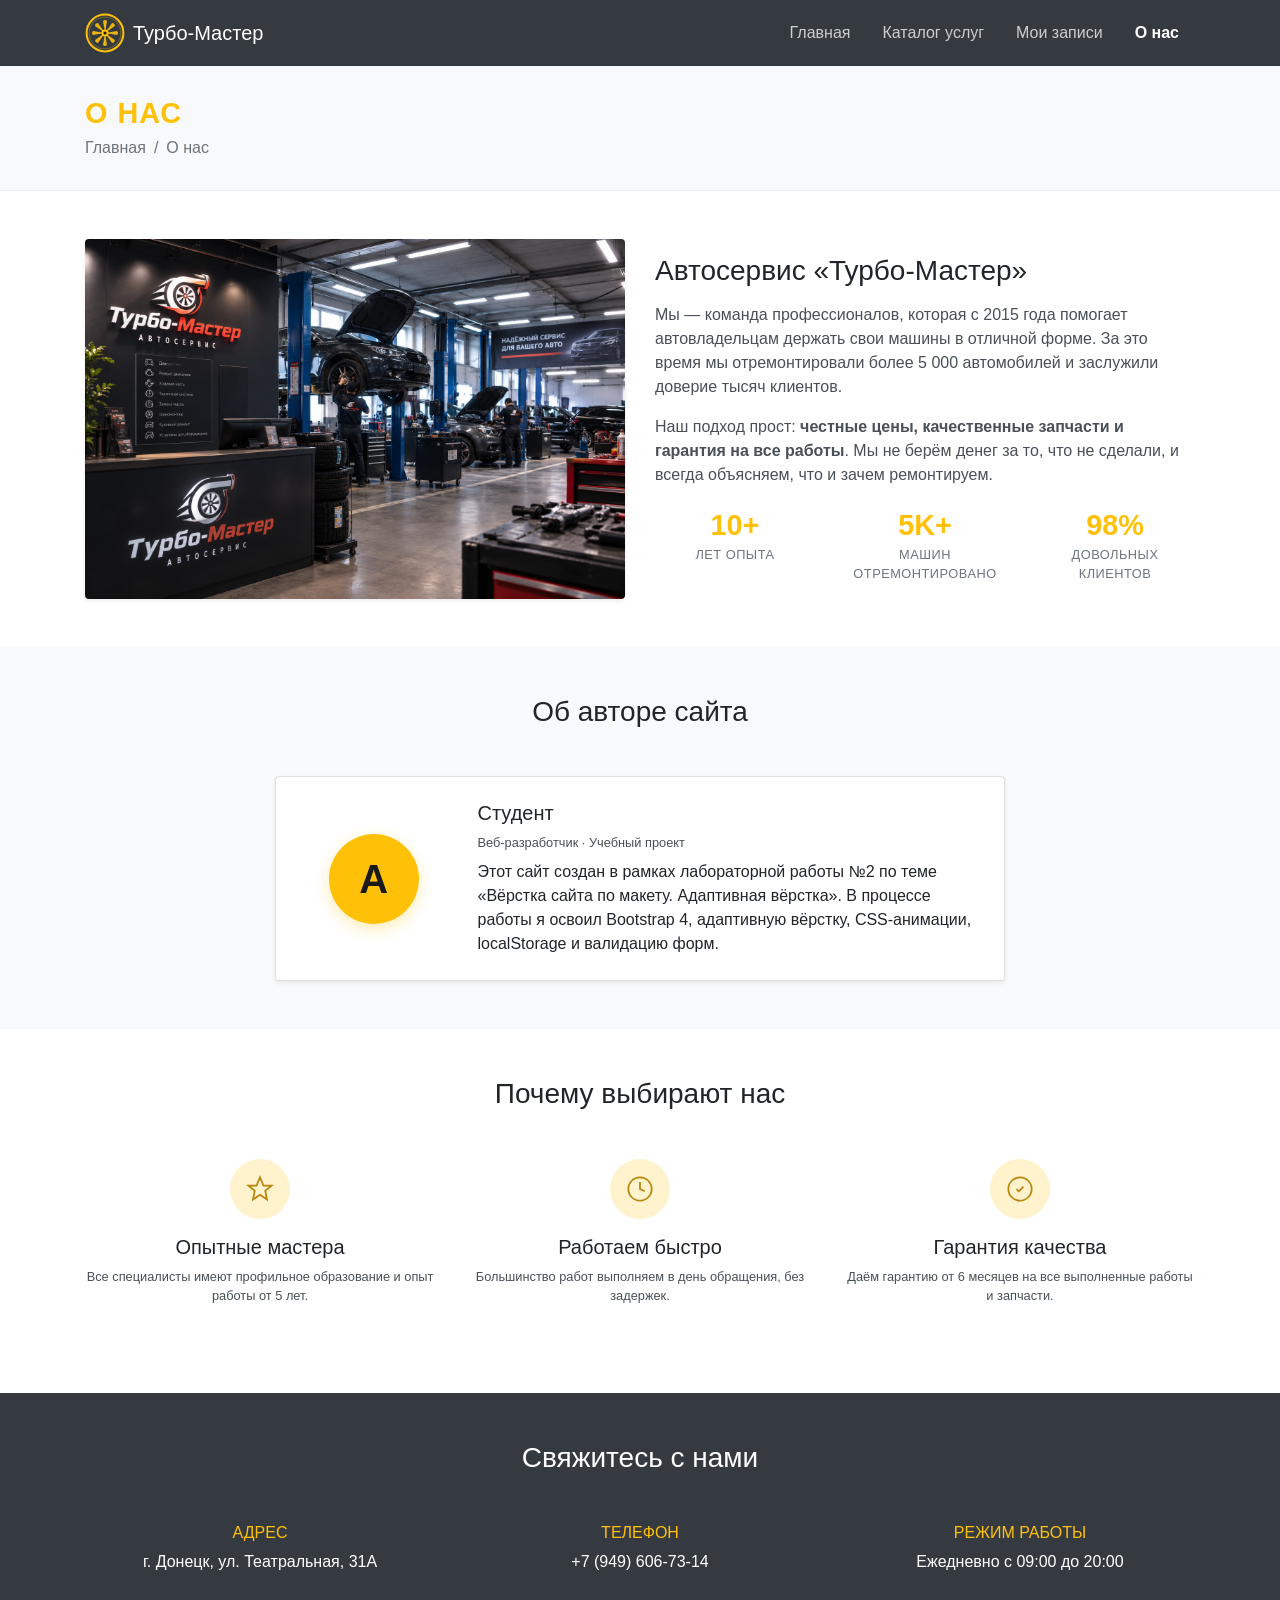
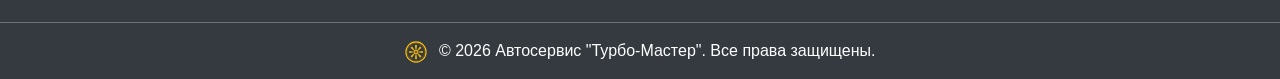
<file: about.html>
<!DOCTYPE html>
<html lang="ru">
<head>
    <meta charset="UTF-8">
    <meta name="viewport" content="width=device-width, initial-scale=1.0">
    <meta name="description" content="О нас — автосервис Турбо-Мастер. История, миссия и команда профессионалов.">
    <meta name="keywords" content="о нас, автосервис, турбо-мастер, о компании, команда">
    <meta name="author" content="Студент">
    <title>О нас — Автосервис Турбо-Мастер</title>
    <link rel="stylesheet" href="https://cdn.jsdelivr.net/npm/bootstrap@4.6.2/dist/css/bootstrap.min.css">
    <link rel="stylesheet" href="style.css">
    <style>
/* Защитный слой — гарантирует правильные цвета и позицию меню */
.navbar .navbar-nav { margin-left: auto !important; }
.navbar .navbar-nav .nav-link { color: rgba(255,255,255,0.75) !important; padding: 8px 16px !important; }
.navbar .navbar-nav .nav-link:hover { color: #ffc107 !important; }
.navbar .navbar-nav .nav-item.active .nav-link { color: #fff !important; font-weight: 600; }
</style>
</head>
<body>

    <!-- Навигация -->
    <nav class="navbar navbar-expand-lg navbar-dark bg-dark sticky-top">
        <div class="container">
            <a class="navbar-brand d-flex align-items-center" href="index.html" aria-label="Турбо-Мастер — на главную">
                <svg class="turbine-svg" aria-hidden="true" viewBox="0 0 100 100" xmlns="http://www.w3.org/2000/svg">
                    <circle cx="50" cy="50" r="46" fill="none" stroke="currentColor" stroke-width="5"/>
                    <circle cx="50" cy="50" r="40" fill="none" stroke="currentColor" stroke-width="1.5" opacity="0.55"/>
                    <path d="M50,50 L45,20 Q50,15 55,20 Z" fill="currentColor" opacity="0.9" transform="rotate(0 50 50)"/>
                    <path d="M50,50 L45,20 Q50,15 55,20 Z" fill="currentColor" opacity="0.9" transform="rotate(45 50 50)"/>
                    <path d="M50,50 L45,20 Q50,15 55,20 Z" fill="currentColor" opacity="0.9" transform="rotate(90 50 50)"/>
                    <path d="M50,50 L45,20 Q50,15 55,20 Z" fill="currentColor" opacity="0.9" transform="rotate(135 50 50)"/>
                    <path d="M50,50 L45,20 Q50,15 55,20 Z" fill="currentColor" opacity="0.9" transform="rotate(180 50 50)"/>
                    <path d="M50,50 L45,20 Q50,15 55,20 Z" fill="currentColor" opacity="0.9" transform="rotate(225 50 50)"/>
                    <path d="M50,50 L45,20 Q50,15 55,20 Z" fill="currentColor" opacity="0.9" transform="rotate(270 50 50)"/>
                    <path d="M50,50 L45,20 Q50,15 55,20 Z" fill="currentColor" opacity="0.9" transform="rotate(315 50 50)"/>
                    <circle cx="50" cy="50" r="9" fill="currentColor"/>
                    <circle cx="50" cy="50" r="4" fill="#1a1a1a"/>
                </svg>
                <span class="ml-2">Турбо-Мастер</span>
            </a>
            <button class="navbar-toggler" type="button" data-toggle="collapse" data-target="#navbarNav" aria-label="Открыть меню">
                <span class="navbar-toggler-icon"></span>
            </button>
            <div class="collapse navbar-collapse" id="navbarNav">
                <ul class="navbar-nav ml-auto">
                    <li class="nav-item"><a class="nav-link" href="index.html">Главная</a></li>
                    <li class="nav-item"><a class="nav-link" href="catalog.html">Каталог услуг</a></li>
                    <li class="nav-item">
                        <a class="nav-link" href="cart.html">
                            Мои записи
                            <span class="badge badge-warning ml-1" data-cart-count style="display:none;">0</span>
                        </a>
                    </li>
                    <li class="nav-item active"><a class="nav-link" href="about.html">О нас</a></li>
                </ul>
            </div>
        </div>
    </nav>

    <!-- Заголовок -->
    <section class="page-header">
        <div class="container">
            <h1 class="page-title">О нас</h1>
            <nav aria-label="breadcrumb">
                <ol class="breadcrumb bg-transparent p-0 mb-0">
                    <li class="breadcrumb-item"><a href="index.html">Главная</a></li>
                    <li class="breadcrumb-item active" aria-current="page">О нас</li>
                </ol>
            </nav>
        </div>
    </section>

    <!-- О компании -->
    <section class="py-5">
        <div class="container">
            <div class="row align-items-center">
                <div class="col-md-6 mb-4 mb-md-0">
                    <img src="img/service.png" alt="Автосервис Турбо-Мастер" class="img-fluid rounded shadow-sm">
                </div>
                <div class="col-md-6">
                    <h2 class="h3 mb-3">Автосервис «Турбо-Мастер»</h2>
                    <p class="text-muted">
                        Мы — команда профессионалов, которая с 2015 года помогает автовладельцам
                        держать свои машины в отличной форме. За это время мы отремонтировали
                        более 5 000 автомобилей и заслужили доверие тысяч клиентов.
                    </p>
                    <p class="text-muted mb-4">
                        Наш подход прост: <strong>честные цены, качественные запчасти и гарантия на все работы</strong>.
                        Мы не берём денег за то, что не сделали, и всегда объясняем, что и зачем ремонтируем.
                    </p>

                    <div class="row text-center mt-4">
                        <div class="col-4">
                            <div class="stat-number">10+</div>
                            <div class="stat-label">лет опыта</div>
                        </div>
                        <div class="col-4">
                            <div class="stat-number">5K+</div>
                            <div class="stat-label">машин отремонтировано</div>
                        </div>
                        <div class="col-4">
                            <div class="stat-number">98%</div>
                            <div class="stat-label">довольных клиентов</div>
                        </div>
                    </div>
                </div>
            </div>
        </div>
    </section>

    <!-- Об авторе сайта -->
    <section class="py-5 bg-light">
        <div class="container">
            <h2 class="h3 text-center mb-5">Об авторе сайта</h2>
            <div class="row justify-content-center">
                <div class="col-md-8">
                    <div class="card shadow-sm">
                        <div class="card-body p-4">
                            <div class="row align-items-center">
                                <div class="col-md-3 text-center mb-3 mb-md-0">
                                    <div class="author-avatar mx-auto">А</div>
                                </div>
                                <div class="col-md-9">
                                    <h3 class="h5 mb-2">Студент</h3>
                                    <p class="text-muted small mb-2">Веб-разработчик · Учебный проект</p>
                                    <p class="mb-0">
                                        Этот сайт создан в рамках лабораторной работы №2 по теме
                                        «Вёрстка сайта по макету. Адаптивная вёрстка». В процессе работы
                                        я освоил Bootstrap 4, адаптивную вёрстку, CSS-анимации,
                                        localStorage и валидацию форм.
                                    </p>
                                </div>
                            </div>
                        </div>
                    </div>
                </div>
            </div>
        </div>
    </section>

    <!-- Почему мы -->
    <section class="py-5">
        <div class="container">
            <h2 class="h3 text-center mb-5">Почему выбирают нас</h2>
            <div class="row">
                <div class="col-md-4 mb-4">
                    <div class="text-center">
                        <div class="advantage-icon mx-auto mb-3">
                            <svg viewBox="0 0 24 24" fill="none" stroke="currentColor" stroke-width="1.5" aria-hidden="true">
                                <path d="M12 2l3 7h7l-5.5 4.5L18 21l-6-4-6 4 1.5-7.5L2 9h7z"/>
                            </svg>
                        </div>
                        <h3 class="h5 mb-2">Опытные мастера</h3>
                        <p class="text-muted small">Все специалисты имеют профильное образование и опыт работы от 5 лет.</p>
                    </div>
                </div>
                <div class="col-md-4 mb-4">
                    <div class="text-center">
                        <div class="advantage-icon mx-auto mb-3">
                            <svg viewBox="0 0 24 24" fill="none" stroke="currentColor" stroke-width="1.5" aria-hidden="true">
                                <circle cx="12" cy="12" r="10"/><path d="M12 6v6l4 2"/>
                            </svg>
                        </div>
                        <h3 class="h5 mb-2">Работаем быстро</h3>
                        <p class="text-muted small">Большинство работ выполняем в день обращения, без задержек.</p>
                    </div>
                </div>
                <div class="col-md-4 mb-4">
                    <div class="text-center">
                        <div class="advantage-icon mx-auto mb-3">
                            <svg viewBox="0 0 24 24" fill="none" stroke="currentColor" stroke-width="1.5" aria-hidden="true">
                                <path d="M9 12l2 2 4-4"/><circle cx="12" cy="12" r="10"/>
                            </svg>
                        </div>
                        <h3 class="h5 mb-2">Гарантия качества</h3>
                        <p class="text-muted small">Даём гарантию от 6 месяцев на все выполненные работы и запчасти.</p>
                    </div>
                </div>
            </div>
        </div>
    </section>

    <!-- Контакты -->
    <section class="py-5 bg-dark text-white">
        <div class="container">
            <h2 class="h3 text-center mb-5">Свяжитесь с нами</h2>
            <div class="row justify-content-center">
                <div class="col-md-4 mb-4 mb-md-0 text-center">
                    <h3 class="h6 text-warning text-uppercase mb-2">Адрес</h3>
                    <p class="mb-0">г. Донецк, ул. Театральная, 31А</p>
                </div>
                <div class="col-md-4 mb-4 mb-md-0 text-center">
                    <h3 class="h6 text-warning text-uppercase mb-2">Телефон</h3>
                    <p class="mb-0">
                        <a href="tel:+79496067314" class="text-white">+7 (949) 606-73-14</a>
                    </p>
                </div>
                <div class="col-md-4 text-center">
                    <h3 class="h6 text-warning text-uppercase mb-2">Режим работы</h3>
                    <p class="mb-0">Ежедневно с 09:00 до 20:00</p>
                </div>
            </div>
        </div>
    </section>

    <!-- Подвал -->
    <footer class="bg-dark text-white text-center py-3 border-top border-secondary">
        <p class="mb-0">
            <svg class="turbine-svg turbine-svg-sm" aria-hidden="true" viewBox="0 0 100 100" xmlns="http://www.w3.org/2000/svg">
                <circle cx="50" cy="50" r="46" fill="none" stroke="currentColor" stroke-width="5"/>
                <circle cx="50" cy="50" r="40" fill="none" stroke="currentColor" stroke-width="1.5" opacity="0.55"/>
                <path d="M50,50 L45,20 Q50,15 55,20 Z" fill="currentColor" opacity="0.9" transform="rotate(0 50 50)"/>
                <path d="M50,50 L45,20 Q50,15 55,20 Z" fill="currentColor" opacity="0.9" transform="rotate(45 50 50)"/>
                <path d="M50,50 L45,20 Q50,15 55,20 Z" fill="currentColor" opacity="0.9" transform="rotate(90 50 50)"/>
                <path d="M50,50 L45,20 Q50,15 55,20 Z" fill="currentColor" opacity="0.9" transform="rotate(135 50 50)"/>
                <path d="M50,50 L45,20 Q50,15 55,20 Z" fill="currentColor" opacity="0.9" transform="rotate(180 50 50)"/>
                <path d="M50,50 L45,20 Q50,15 55,20 Z" fill="currentColor" opacity="0.9" transform="rotate(225 50 50)"/>
                <path d="M50,50 L45,20 Q50,15 55,20 Z" fill="currentColor" opacity="0.9" transform="rotate(270 50 50)"/>
                <path d="M50,50 L45,20 Q50,15 55,20 Z" fill="currentColor" opacity="0.9" transform="rotate(315 50 50)"/>
                <circle cx="50" cy="50" r="9" fill="currentColor"/>
                <circle cx="50" cy="50" r="4" fill="#1a1a1a"/>
            </svg>
            <span class="ml-2">&copy; 2026 Автосервис "Турбо-Мастер". Все права защищены.</span>
        </p>
    </footer>

    <script src="https://code.jquery.com/jquery-3.5.1.slim.min.js"></script>
    <script src="https://cdn.jsdelivr.net/npm/bootstrap@4.6.2/dist/js/bootstrap.bundle.min.js"></script>
    <script src="cart.js"></script>
</body>
</html>
</file>
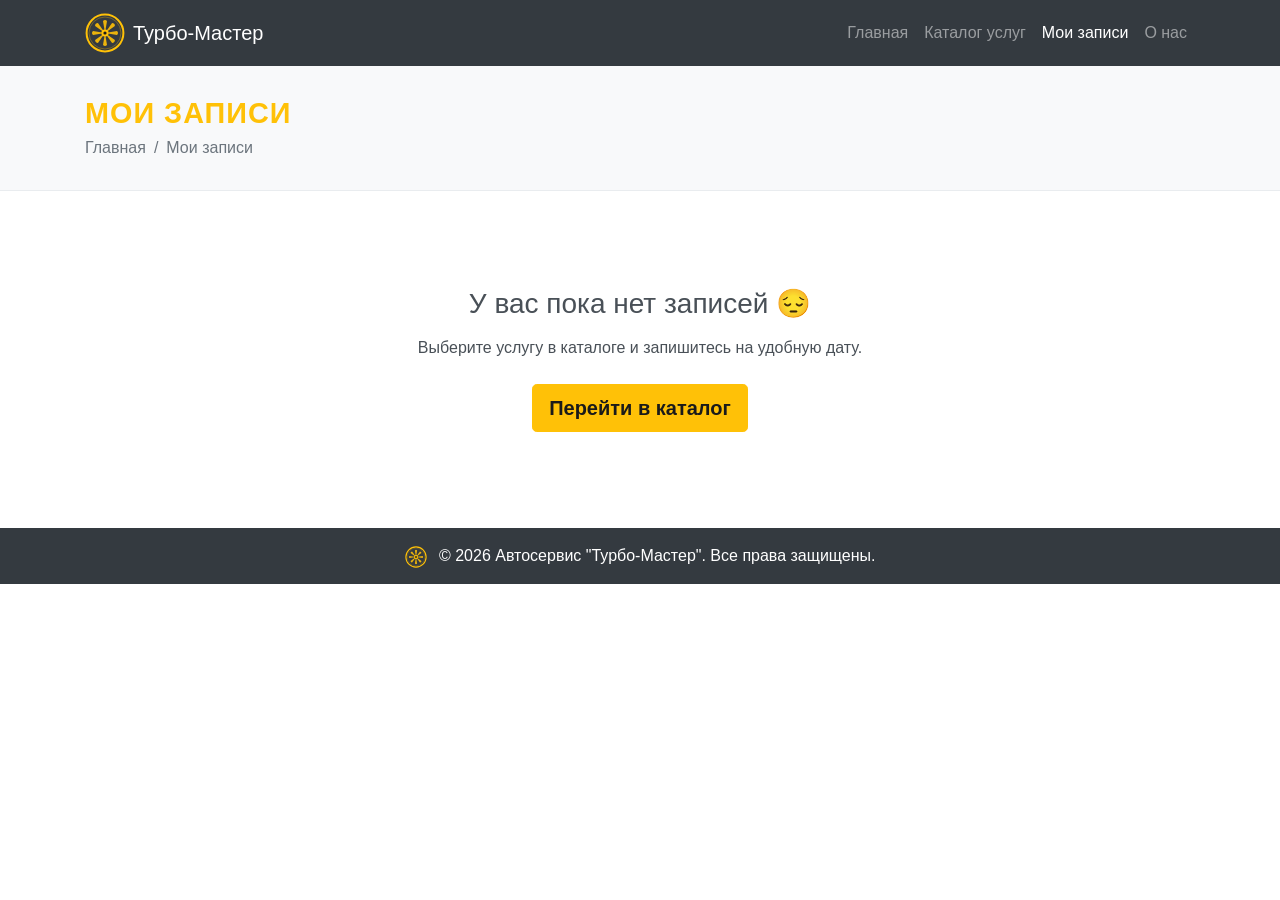
<file: cart.html>
<!DOCTYPE html>
<html lang="ru">
<head>
    <meta charset="UTF-8">
    <meta name="viewport" content="width=device-width, initial-scale=1.0">
    <meta name="description" content="Мои записи на услуги автосервиса Турбо-Мастер.">
    <meta name="author" content="Студент">
    <title>Мои записи — Автосервис Турбо-Мастер</title>
    <link rel="stylesheet" href="https://cdn.jsdelivr.net/npm/bootstrap@4.6.2/dist/css/bootstrap.min.css">
    <link rel="stylesheet" href="style.css">
</head>
<body>

    <nav class="navbar navbar-expand-lg navbar-dark bg-dark sticky-top">
        <div class="container">
            <a class="navbar-brand d-flex align-items-center" href="index.html" aria-label="Турбо-Мастер — на главную">
                <svg class="turbine-svg" aria-hidden="true" viewBox="0 0 100 100" xmlns="http://www.w3.org/2000/svg">
                    <circle cx="50" cy="50" r="46" fill="none" stroke="currentColor" stroke-width="5"/>
                    <circle cx="50" cy="50" r="40" fill="none" stroke="currentColor" stroke-width="1.5" opacity="0.55"/>
                    <path d="M50,50 L45,20 Q50,15 55,20 Z" fill="currentColor" opacity="0.9" transform="rotate(0 50 50)"/>
                    <path d="M50,50 L45,20 Q50,15 55,20 Z" fill="currentColor" opacity="0.9" transform="rotate(45 50 50)"/>
                    <path d="M50,50 L45,20 Q50,15 55,20 Z" fill="currentColor" opacity="0.9" transform="rotate(90 50 50)"/>
                    <path d="M50,50 L45,20 Q50,15 55,20 Z" fill="currentColor" opacity="0.9" transform="rotate(135 50 50)"/>
                    <path d="M50,50 L45,20 Q50,15 55,20 Z" fill="currentColor" opacity="0.9" transform="rotate(180 50 50)"/>
                    <path d="M50,50 L45,20 Q50,15 55,20 Z" fill="currentColor" opacity="0.9" transform="rotate(225 50 50)"/>
                    <path d="M50,50 L45,20 Q50,15 55,20 Z" fill="currentColor" opacity="0.9" transform="rotate(270 50 50)"/>
                    <path d="M50,50 L45,20 Q50,15 55,20 Z" fill="currentColor" opacity="0.9" transform="rotate(315 50 50)"/>
                    <circle cx="50" cy="50" r="9" fill="currentColor"/>
                    <circle cx="50" cy="50" r="4" fill="#1a1a1a"/>
                </svg>
                <span class="ml-2">Турбо-Мастер</span>
            </a>
            <button class="navbar-toggler" type="button" data-toggle="collapse" data-target="#navbarNav" aria-label="Открыть меню">
                <span class="navbar-toggler-icon"></span>
            </button>
            <div class="collapse navbar-collapse" id="navbarNav">
                <ul class="navbar-nav ml-auto">
                    <li class="nav-item"><a class="nav-link" href="index.html">Главная</a></li>
                    <li class="nav-item"><a class="nav-link" href="catalog.html">Каталог услуг</a></li>
                    <li class="nav-item active">
                        <a class="nav-link" href="cart.html">
                            Мои записи
                            <span class="badge badge-warning ml-1" data-cart-count style="display:none;">0</span>
                        </a>
                    </li>
                    <li class="nav-item"><a class="nav-link" href="about.html">О нас</a></li>
                </ul>
            </div>
        </div>
    </nav>

    <section class="page-header">
        <div class="container">
            <h1 class="page-title">Мои записи</h1>
            <nav aria-label="breadcrumb">
                <ol class="breadcrumb bg-transparent p-0 mb-0">
                    <li class="breadcrumb-item"><a href="index.html">Главная</a></li>
                    <li class="breadcrumb-item active" aria-current="page">Мои записи</li>
                </ol>
            </nav>
        </div>
    </section>

    <section class="py-5">
        <div class="container">

            <div id="emptyCart" class="text-center py-5" style="display:none;">
                <h3 class="text-muted mb-3">У вас пока нет записей 😔</h3>
                <p class="text-muted mb-4">Выберите услугу в каталоге и запишитесь на удобную дату.</p>
                <a href="catalog.html" class="btn btn-warning btn-lg">Перейти в каталог</a>
            </div>

            <div id="cartContent" style="display:none;">
                <div class="row">
                    <div class="col-lg-8 mb-4">
                        <div class="table-responsive">
                            <table class="table cart-table align-middle">
                                <thead>
                                    <tr>
                                        <th scope="col">Услуга</th>
                                        <th scope="col" class="text-center">Дата и время</th>
                                        <th scope="col" class="text-center">Цена</th>
                                        <th scope="col"></th>
                                    </tr>
                                </thead>
                                <tbody id="cartBody"></tbody>
                            </table>
                        </div>

                        <div class="d-flex justify-content-between mt-3">
                            <a href="catalog.html" class="btn btn-outline-secondary">← Продолжить выбор</a>
                            <button type="button" class="btn btn-outline-danger" id="clearCartBtn">Очистить всё</button>
                        </div>
                    </div>

                    <div class="col-lg-4">
                        <div class="cart-summary p-4 bg-light rounded">
                            <h3 class="h5 mb-3">Итого</h3>
                            <div class="d-flex justify-content-between mb-2">
                                <span>Стоимость услуг:</span>
                                <strong id="subtotal">0 ₽</strong>
                            </div>
                            <div class="d-flex justify-content-between mb-3">
                                <span>Скидка постоянного клиента:</span>
                                <strong class="text-success">− 10%</strong>
                            </div>
                            <hr>
                            <div class="d-flex justify-content-between mb-4">
                                <span class="font-weight-bold">Итоговая сумма:</span>
                                <strong class="text-warning h5 mb-0" id="grandTotal">0 ₽</strong>
                            </div>
                            <a href="checkout.html" class="btn btn-warning btn-block btn-lg">Оформить запись</a>
                        </div>
                    </div>
                </div>
            </div>

        </div>
    </section>

    <footer class="bg-dark text-white text-center py-3">
        <p class="mb-0">
            <svg class="turbine-svg turbine-svg-sm" aria-hidden="true" viewBox="0 0 100 100" xmlns="http://www.w3.org/2000/svg">
                <circle cx="50" cy="50" r="46" fill="none" stroke="currentColor" stroke-width="5"/>
                <circle cx="50" cy="50" r="40" fill="none" stroke="currentColor" stroke-width="1.5" opacity="0.55"/>
                <path d="M50,50 L45,20 Q50,15 55,20 Z" fill="currentColor" opacity="0.9" transform="rotate(0 50 50)"/>
                <path d="M50,50 L45,20 Q50,15 55,20 Z" fill="currentColor" opacity="0.9" transform="rotate(45 50 50)"/>
                <path d="M50,50 L45,20 Q50,15 55,20 Z" fill="currentColor" opacity="0.9" transform="rotate(90 50 50)"/>
                <path d="M50,50 L45,20 Q50,15 55,20 Z" fill="currentColor" opacity="0.9" transform="rotate(135 50 50)"/>
                <path d="M50,50 L45,20 Q50,15 55,20 Z" fill="currentColor" opacity="0.9" transform="rotate(180 50 50)"/>
                <path d="M50,50 L45,20 Q50,15 55,20 Z" fill="currentColor" opacity="0.9" transform="rotate(225 50 50)"/>
                <path d="M50,50 L45,20 Q50,15 55,20 Z" fill="currentColor" opacity="0.9" transform="rotate(270 50 50)"/>
                <path d="M50,50 L45,20 Q50,15 55,20 Z" fill="currentColor" opacity="0.9" transform="rotate(315 50 50)"/>
                <circle cx="50" cy="50" r="9" fill="currentColor"/>
                <circle cx="50" cy="50" r="4" fill="#1a1a1a"/>
            </svg>
            <span class="ml-2">&copy; 2026 Автосервис "Турбо-Мастер". Все права защищены.</span>
        </p>
    </footer>

    <script src="https://code.jquery.com/jquery-3.5.1.slim.min.js"></script>
    <script src="https://cdn.jsdelivr.net/npm/bootstrap@4.6.2/dist/js/bootstrap.bundle.min.js"></script>
    <script src="cart.js"></script>

    <script>
    function formatPrice(n) {
        return n.toLocaleString('ru-RU') + ' ₽';
    }

    function renderCart() {
        var cart = getCart();
        var emptyEl = document.getElementById('emptyCart');
        var contentEl = document.getElementById('cartContent');

        if (cart.length === 0) {
            emptyEl.style.display = 'block';
            contentEl.style.display = 'none';
            return;
        }
        emptyEl.style.display = 'none';
        contentEl.style.display = 'block';

        var body = document.getElementById('cartBody');
        body.innerHTML = '';

        cart.forEach(function (item) {
            var tr = document.createElement('tr');
            var dateTime = (item.date || '—') + (item.time ? ', ' + item.time : '');

            tr.innerHTML =
                '<td>' +
                    '<div class="d-flex align-items-center">' +
                        '<img src="' + item.img + '" alt="" class="cart-thumb mr-3">' +
                        '<div>' +
                            '<span class="font-weight-bold d-block">' + item.title + '</span>' +
                            (item.name ? '<small class="text-muted">' + item.name + ', ' + (item.phone || '') + '</small>' : '') +
                        '</div>' +
                    '</div>' +
                '</td>' +
                '<td class="text-center align-middle"><strong>' + dateTime + '</strong></td>' +
                '<td class="text-center align-middle font-weight-bold">' + formatPrice(item.price) + '</td>' +
                '<td class="text-center align-middle">' +
                    '<button type="button" class="btn btn-sm btn-outline-danger cart-remove" data-id="' + item.id + '" aria-label="Удалить">✕</button>' +
                '</td>';

            body.appendChild(tr);
        });

        var subtotal = cartTotal();
        var discount = Math.round(subtotal * 0.1);
        var total = subtotal - discount;

        document.getElementById('subtotal').textContent = formatPrice(subtotal);
        document.getElementById('grandTotal').textContent = formatPrice(total);

        document.querySelectorAll('.cart-remove').forEach(function (btn) {
            btn.addEventListener('click', function () {
                removeFromCart(this.getAttribute('data-id'));
                renderCart();
                showToast('Запись удалена');
            });
        });
    }

    document.getElementById('clearCartBtn').addEventListener('click', function () {
        if (confirm('Очистить все записи?')) {
            clearCart();
            renderCart();
            showToast('Все записи удалены');
        }
    });

    document.addEventListener('DOMContentLoaded', renderCart);
    </script>
</body>
</html>
</file>
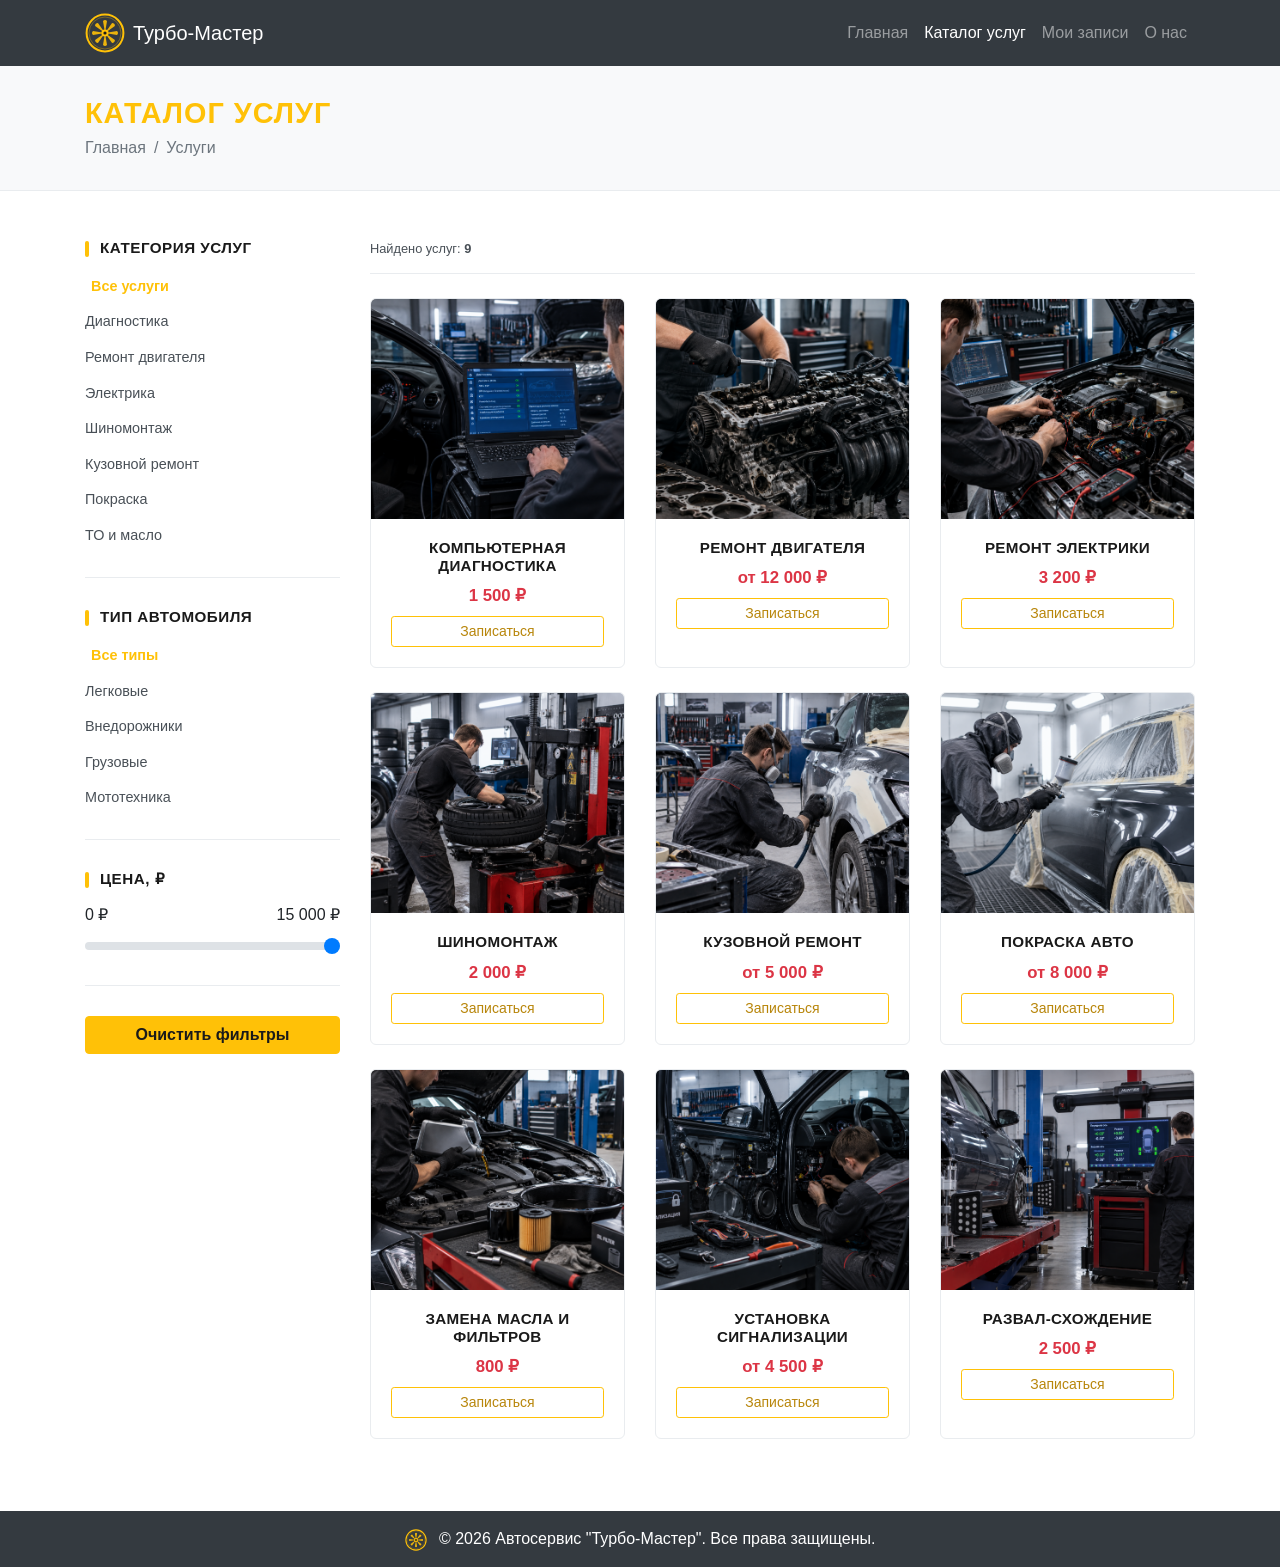
<file: catalog.html>
<!DOCTYPE html>
<html lang="ru">
<head>
    <meta charset="UTF-8">
    <meta name="viewport" content="width=device-width, initial-scale=1.0">
    <meta name="description" content="Каталог услуг автосервиса Турбо-Мастер: диагностика, ремонт двигателя, шиномонтаж, кузовной ремонт и многое другое.">
    <meta name="keywords" content="услуги автосервиса, каталог автосервиса, ремонт авто, диагностика, шиномонтаж">
    <meta name="author" content="Студент">
    <title>Каталог услуг — Автосервис Турбо-Мастер</title>
    <link rel="stylesheet" href="https://cdn.jsdelivr.net/npm/bootstrap@4.6.2/dist/css/bootstrap.min.css">
    <link rel="stylesheet" href="style.css">
</head>
<body>

    <!-- Навигация -->
    <nav class="navbar navbar-expand-lg navbar-dark bg-dark sticky-top">
        <div class="container">
            <a class="navbar-brand d-flex align-items-center" href="index.html" aria-label="Турбо-Мастер — на главную">
                <svg class="turbine-svg" aria-hidden="true" viewBox="0 0 100 100" xmlns="http://www.w3.org/2000/svg">
                    <circle cx="50" cy="50" r="46" fill="none" stroke="currentColor" stroke-width="5"/>
                    <circle cx="50" cy="50" r="40" fill="none" stroke="currentColor" stroke-width="1.5" opacity="0.55"/>
                    <path d="M50,50 L45,20 Q50,15 55,20 Z" fill="currentColor" opacity="0.9" transform="rotate(0 50 50)"/>
                    <path d="M50,50 L45,20 Q50,15 55,20 Z" fill="currentColor" opacity="0.9" transform="rotate(45 50 50)"/>
                    <path d="M50,50 L45,20 Q50,15 55,20 Z" fill="currentColor" opacity="0.9" transform="rotate(90 50 50)"/>
                    <path d="M50,50 L45,20 Q50,15 55,20 Z" fill="currentColor" opacity="0.9" transform="rotate(135 50 50)"/>
                    <path d="M50,50 L45,20 Q50,15 55,20 Z" fill="currentColor" opacity="0.9" transform="rotate(180 50 50)"/>
                    <path d="M50,50 L45,20 Q50,15 55,20 Z" fill="currentColor" opacity="0.9" transform="rotate(225 50 50)"/>
                    <path d="M50,50 L45,20 Q50,15 55,20 Z" fill="currentColor" opacity="0.9" transform="rotate(270 50 50)"/>
                    <path d="M50,50 L45,20 Q50,15 55,20 Z" fill="currentColor" opacity="0.9" transform="rotate(315 50 50)"/>
                    <circle cx="50" cy="50" r="9" fill="currentColor"/>
                    <circle cx="50" cy="50" r="4" fill="#1a1a1a"/>
                </svg>
                <span class="ml-2">Турбо-Мастер</span>
            </a>
            <button class="navbar-toggler" type="button" data-toggle="collapse" data-target="#navbarNav" aria-label="Открыть меню">
                <span class="navbar-toggler-icon"></span>
            </button>
            <div class="collapse navbar-collapse" id="navbarNav">
                <ul class="navbar-nav ml-auto">
                    <li class="nav-item"><a class="nav-link" href="index.html">Главная</a></li>
                    <li class="nav-item active"><a class="nav-link" href="catalog.html">Каталог услуг</a></li>
                    <li class="nav-item">
                        <a class="nav-link" href="cart.html">
                            Мои записи
                            <span class="badge badge-warning ml-1" data-cart-count style="display:none;">0</span>
                        </a>
                    </li>
                    <li class="nav-item"><a class="nav-link" href="about.html">О нас</a></li>
                </ul>
            </div>
        </div>
    </nav>

    <!-- Заголовок -->
    <section class="page-header">
        <div class="container">
            <h1 class="page-title">Каталог услуг</h1>
            <nav aria-label="breadcrumb">
                <ol class="breadcrumb bg-transparent p-0 mb-0">
                    <li class="breadcrumb-item"><a href="index.html">Главная</a></li>
                    <li class="breadcrumb-item active" aria-current="page">Услуги</li>
                </ol>
            </nav>
        </div>
    </section>

    <!-- Каталог -->
    <section class="catalog-section py-5">
        <div class="container">
            <div class="row">

                <!-- Сайдбар -->
                <aside class="col-lg-3 mb-4">
                    <div class="catalog-sidebar">
                        <div class="filter-block">
                            <h3 class="filter-title">Категория услуг</h3>
                            <ul class="filter-list">
                                <li><a href="#" class="active" data-filter-category="all">Все услуги</a></li>
                                <li><a href="#" data-filter-category="diagnostics">Диагностика</a></li>
                                <li><a href="#" data-filter-category="engine">Ремонт двигателя</a></li>
                                <li><a href="#" data-filter-category="electric">Электрика</a></li>
                                <li><a href="#" data-filter-category="tires">Шиномонтаж</a></li>
                                <li><a href="#" data-filter-category="body">Кузовной ремонт</a></li>
                                <li><a href="#" data-filter-category="paint">Покраска</a></li>
                                <li><a href="#" data-filter-category="maintenance">ТО и масло</a></li>
                            </ul>
                        </div>

                        <div class="filter-block">
                            <h3 class="filter-title">Тип автомобиля</h3>
                            <ul class="filter-list">
                                <li><a href="#" class="active" data-filter-type="all">Все типы</a></li>
                                <li><a href="#" data-filter-type="passenger">Легковые</a></li>
                                <li><a href="#" data-filter-type="suv">Внедорожники</a></li>
                                <li><a href="#" data-filter-type="truck">Грузовые</a></li>
                                <li><a href="#" data-filter-type="moto">Мототехника</a></li>
                            </ul>
                        </div>

                        <div class="filter-block">
                            <h3 class="filter-title">Цена, ₽</h3>
                            <div class="price-range">
                                <div class="d-flex justify-content-between mb-2">
                                    <span>0 ₽</span>
                                    <span id="priceLabel">15 000 ₽</span>
                                </div>
                                <input type="range" id="priceRange" class="custom-range" min="0" max="15000" step="500" value="15000" aria-label="Максимальная цена">
                            </div>
                        </div>

                        <div class="filter-block filter-actions mb-0 pb-0 border-0">
                            <button type="button" class="btn btn-warning btn-block" data-filter-reset>Очистить фильтры</button>
                        </div>
                    </div>
                </aside>

                <!-- Сетка услуг -->
                <main class="col-lg-9">
                    <div class="catalog-toolbar d-flex justify-content-between align-items-center mb-4">
                        <span class="text-muted small">Найдено услуг: <strong id="resultsCount">9</strong></span>
                    </div>

                    <div class="row" id="productsGrid">

                        <!-- 1 -->
                        <div class="col-md-4 col-sm-6 mb-4 product-card-wrap" data-category="diagnostics" data-type="passenger,suv" data-price="1500">
                            <article class="card product-card h-100">
                                <a href="service.html?id=diagnostics" class="product-img-wrap">
                                    <img src="img/diagnostic.png" alt="Компьютерная диагностика" loading="lazy" class="card-img-top">
                                </a>
                                <div class="card-body text-center">
                                    <h3 class="product-title"><a href="service.html?id=diagnostics">Компьютерная диагностика</a></h3>
                                    <p class="product-price">1 500 ₽</p>
                                    <a href="service.html?id=diagnostics" class="btn btn-outline-warning btn-sm btn-block mt-2">Записаться</a>
                                </div>
                            </article>
                        </div>

                        <!-- 2 -->
                        <div class="col-md-4 col-sm-6 mb-4 product-card-wrap" data-category="engine" data-type="passenger,suv,truck" data-price="12000">
                            <article class="card product-card h-100">
                                <a href="service.html?id=engine" class="product-img-wrap">
                                    <img src="img/engine.png" alt="Ремонт двигателя" loading="lazy" class="card-img-top">
                                </a>
                                <div class="card-body text-center">
                                    <h3 class="product-title"><a href="service.html?id=engine">Ремонт двигателя</a></h3>
                                    <p class="product-price">от 12 000 ₽</p>
                                    <a href="service.html?id=engine" class="btn btn-outline-warning btn-sm btn-block mt-2">Записаться</a>
                                </div>
                            </article>
                        </div>

                        <!-- 3 -->
                        <div class="col-md-4 col-sm-6 mb-4 product-card-wrap" data-category="electric" data-type="passenger,suv,moto" data-price="3200">
                            <article class="card product-card h-100">
                                <a href="service.html?id=electric" class="product-img-wrap">
                                    <img src="img/electric.png" alt="Ремонт электрики" loading="lazy" class="card-img-top">
                                </a>
                                <div class="card-body text-center">
                                    <h3 class="product-title"><a href="service.html?id=electric">Ремонт электрики</a></h3>
                                    <p class="product-price">3 200 ₽</p>
                                    <a href="service.html?id=electric" class="btn btn-outline-warning btn-sm btn-block mt-2">Записаться</a>
                                </div>
                            </article>
                        </div>

                        <!-- 4 -->
                        <div class="col-md-4 col-sm-6 mb-4 product-card-wrap" data-category="tires" data-type="passenger,suv,moto" data-price="2000">
                            <article class="card product-card h-100">
                                <a href="service.html?id=tires" class="product-img-wrap">
                                    <img src="img/wheels.png" alt="Шиномонтаж" loading="lazy" class="card-img-top">
                                </a>
                                <div class="card-body text-center">
                                    <h3 class="product-title"><a href="service.html?id=tires">Шиномонтаж</a></h3>
                                    <p class="product-price">2 000 ₽</p>
                                    <a href="service.html?id=tires" class="btn btn-outline-warning btn-sm btn-block mt-2">Записаться</a>
                                </div>
                            </article>
                        </div>

                        <!-- 5 -->
                        <div class="col-md-4 col-sm-6 mb-4 product-card-wrap" data-category="body" data-type="passenger,suv" data-price="5000">
                            <article class="card product-card h-100">
                                <a href="service.html?id=body" class="product-img-wrap">
                                    <img src="img/body.png" alt="Кузовной ремонт" loading="lazy" class="card-img-top">
                                </a>
                                <div class="card-body text-center">
                                    <h3 class="product-title"><a href="service.html?id=body">Кузовной ремонт</a></h3>
                                    <p class="product-price">от 5 000 ₽</p>
                                    <a href="service.html?id=body" class="btn btn-outline-warning btn-sm btn-block mt-2">Записаться</a>
                                </div>
                            </article>
                        </div>

                        <!-- 6 -->
                        <div class="col-md-4 col-sm-6 mb-4 product-card-wrap" data-category="paint" data-type="passenger,suv" data-price="8000">
                            <article class="card product-card h-100">
                                <a href="service.html?id=paint" class="product-img-wrap">
                                    <img src="img/paint.png" alt="Покраска авто" loading="lazy" class="card-img-top">
                                </a>
                                <div class="card-body text-center">
                                    <h3 class="product-title"><a href="service.html?id=paint">Покраска авто</a></h3>
                                    <p class="product-price">от 8 000 ₽</p>
                                    <a href="service.html?id=paint" class="btn btn-outline-warning btn-sm btn-block mt-2">Записаться</a>
                                </div>
                            </article>
                        </div>

                        <!-- 7 -->
                        <div class="col-md-4 col-sm-6 mb-4 product-card-wrap" data-category="maintenance" data-type="passenger,suv,truck" data-price="800">
                            <article class="card product-card h-100">
                                <a href="service.html?id=oil" class="product-img-wrap">
                                    <img src="img/oil.png" alt="Замена масла" loading="lazy" class="card-img-top">
                                </a>
                                <div class="card-body text-center">
                                    <h3 class="product-title"><a href="service.html?id=oil">Замена масла и фильтров</a></h3>
                                    <p class="product-price">800 ₽</p>
                                    <a href="service.html?id=oil" class="btn btn-outline-warning btn-sm btn-block mt-2">Записаться</a>
                                </div>
                            </article>
                        </div>

                        <!-- 8 -->
                        <div class="col-md-4 col-sm-6 mb-4 product-card-wrap" data-category="electric" data-type="passenger,suv" data-price="4500">
                            <article class="card product-card h-100">
                                <a href="service.html?id=alarm" class="product-img-wrap">
                                    <img src="img/signal.png" alt="Установка сигнализации" loading="lazy" class="card-img-top">
                                </a>
                                <div class="card-body text-center">
                                    <h3 class="product-title"><a href="service.html?id=alarm">Установка сигнализации</a></h3>
                                    <p class="product-price">от 4 500 ₽</p>
                                    <a href="service.html?id=alarm" class="btn btn-outline-warning btn-sm btn-block mt-2">Записаться</a>
                                </div>
                            </article>
                        </div>

                        <!-- 9 -->
                        <div class="col-md-4 col-sm-6 mb-4 product-card-wrap" data-category="maintenance" data-type="passenger,suv" data-price="2500">
                            <article class="card product-card h-100">
                                <a href="service.html?id=alignment" class="product-img-wrap">
                                    <img src="img/razval.png" alt="Развал-схождение" loading="lazy" class="card-img-top">
                                </a>
                                <div class="card-body text-center">
                                    <h3 class="product-title"><a href="service.html?id=alignment">Развал-схождение</a></h3>
                                    <p class="product-price">2 500 ₽</p>
                                    <a href="service.html?id=alignment" class="btn btn-outline-warning btn-sm btn-block mt-2">Записаться</a>
                                </div>
                            </article>
                        </div>

                    </div>

                    <div id="noResults" class="text-center py-5" style="display:none;">
                        <h4 class="text-muted">По вашему запросу ничего не найдено 😔</h4>
                        <p class="text-muted">Попробуйте изменить фильтры или <a href="#" data-filter-reset>сбросить их</a>.</p>
                    </div>
                </main>
            </div>
        </div>
    </section>

    <!-- Подвал -->
    <footer class="bg-dark text-white text-center py-3">
        <p class="mb-0">
            <svg class="turbine-svg turbine-svg-sm" aria-hidden="true" viewBox="0 0 100 100" xmlns="http://www.w3.org/2000/svg">
                <circle cx="50" cy="50" r="46" fill="none" stroke="currentColor" stroke-width="5"/>
                <circle cx="50" cy="50" r="40" fill="none" stroke="currentColor" stroke-width="1.5" opacity="0.55"/>
                <path d="M50,50 L45,20 Q50,15 55,20 Z" fill="currentColor" opacity="0.9" transform="rotate(0 50 50)"/>
                <path d="M50,50 L45,20 Q50,15 55,20 Z" fill="currentColor" opacity="0.9" transform="rotate(45 50 50)"/>
                <path d="M50,50 L45,20 Q50,15 55,20 Z" fill="currentColor" opacity="0.9" transform="rotate(90 50 50)"/>
                <path d="M50,50 L45,20 Q50,15 55,20 Z" fill="currentColor" opacity="0.9" transform="rotate(135 50 50)"/>
                <path d="M50,50 L45,20 Q50,15 55,20 Z" fill="currentColor" opacity="0.9" transform="rotate(180 50 50)"/>
                <path d="M50,50 L45,20 Q50,15 55,20 Z" fill="currentColor" opacity="0.9" transform="rotate(225 50 50)"/>
                <path d="M50,50 L45,20 Q50,15 55,20 Z" fill="currentColor" opacity="0.9" transform="rotate(270 50 50)"/>
                <path d="M50,50 L45,20 Q50,15 55,20 Z" fill="currentColor" opacity="0.9" transform="rotate(315 50 50)"/>
                <circle cx="50" cy="50" r="9" fill="currentColor"/>
                <circle cx="50" cy="50" r="4" fill="#1a1a1a"/>
            </svg>
            <span class="ml-2">&copy; 2026 Автосервис "Турбо-Мастер". Все права защищены.</span>
        </p>
    </footer>

    <script src="https://code.jquery.com/jquery-3.5.1.slim.min.js"></script>
    <script src="https://cdn.jsdelivr.net/npm/bootstrap@4.6.2/dist/js/bootstrap.bundle.min.js"></script>
    <script src="cart.js"></script>

    <!-- Фильтры -->
    <script>
    document.addEventListener('DOMContentLoaded', function () {
        var cards = document.querySelectorAll('.product-card-wrap');
        var catLinks = document.querySelectorAll('[data-filter-category]');
        var typeLinks = document.querySelectorAll('[data-filter-type]');
        var priceRange = document.getElementById('priceRange');
        var priceLabel = document.getElementById('priceLabel');
        var resetBtns = document.querySelectorAll('[data-filter-reset]');
        var resultsCount = document.getElementById('resultsCount');
        var noResults = document.getElementById('noResults');

        var state = { category: 'all', type: 'all', price: 15000 };

        function apply() {
            var visible = 0;
            cards.forEach(function (card) {
                var cat = card.getAttribute('data-category');
                var types = card.getAttribute('data-type').split(',');
                var price = parseInt(card.getAttribute('data-price'), 10);
                var catOk = state.category === 'all' || cat === state.category;
                var typeOk = state.type === 'all' || types.indexOf(state.type) !== -1;
                var priceOk = price <= state.price;
                if (catOk && typeOk && priceOk) {
                    card.style.display = '';
                    visible++;
                } else {
                    card.style.display = 'none';
                }
            });
            resultsCount.textContent = visible;
            noResults.style.display = visible === 0 ? 'block' : 'none';
        }

        catLinks.forEach(function (link) {
            link.addEventListener('click', function (e) {
                e.preventDefault();
                catLinks.forEach(function (l) { l.classList.remove('active'); });
                this.classList.add('active');
                state.category = this.getAttribute('data-filter-category');
                apply();
            });
        });

        typeLinks.forEach(function (link) {
            link.addEventListener('click', function (e) {
                e.preventDefault();
                typeLinks.forEach(function (l) { l.classList.remove('active'); });
                this.classList.add('active');
                state.type = this.getAttribute('data-filter-type');
                apply();
            });
        });

        if (priceRange) {
            priceRange.addEventListener('input', function () {
                state.price = parseInt(this.value, 10);
                priceLabel.textContent = state.price.toLocaleString('ru-RU') + ' ₽';
                apply();
            });
        }

        resetBtns.forEach(function (btn) {
            btn.addEventListener('click', function (e) {
                e.preventDefault();
                state = { category: 'all', type: 'all', price: 15000 };
                catLinks.forEach(function (l) { l.classList.remove('active'); });
                document.querySelector('[data-filter-category="all"]').classList.add('active');
                typeLinks.forEach(function (l) { l.classList.remove('active'); });
                document.querySelector('[data-filter-type="all"]').classList.add('active');
                if (priceRange) {
                    priceRange.value = 15000;
                    priceLabel.textContent = '15 000 ₽';
                }
                apply();
            });
        });
    });
    </script>
</body>
</html>
</file>
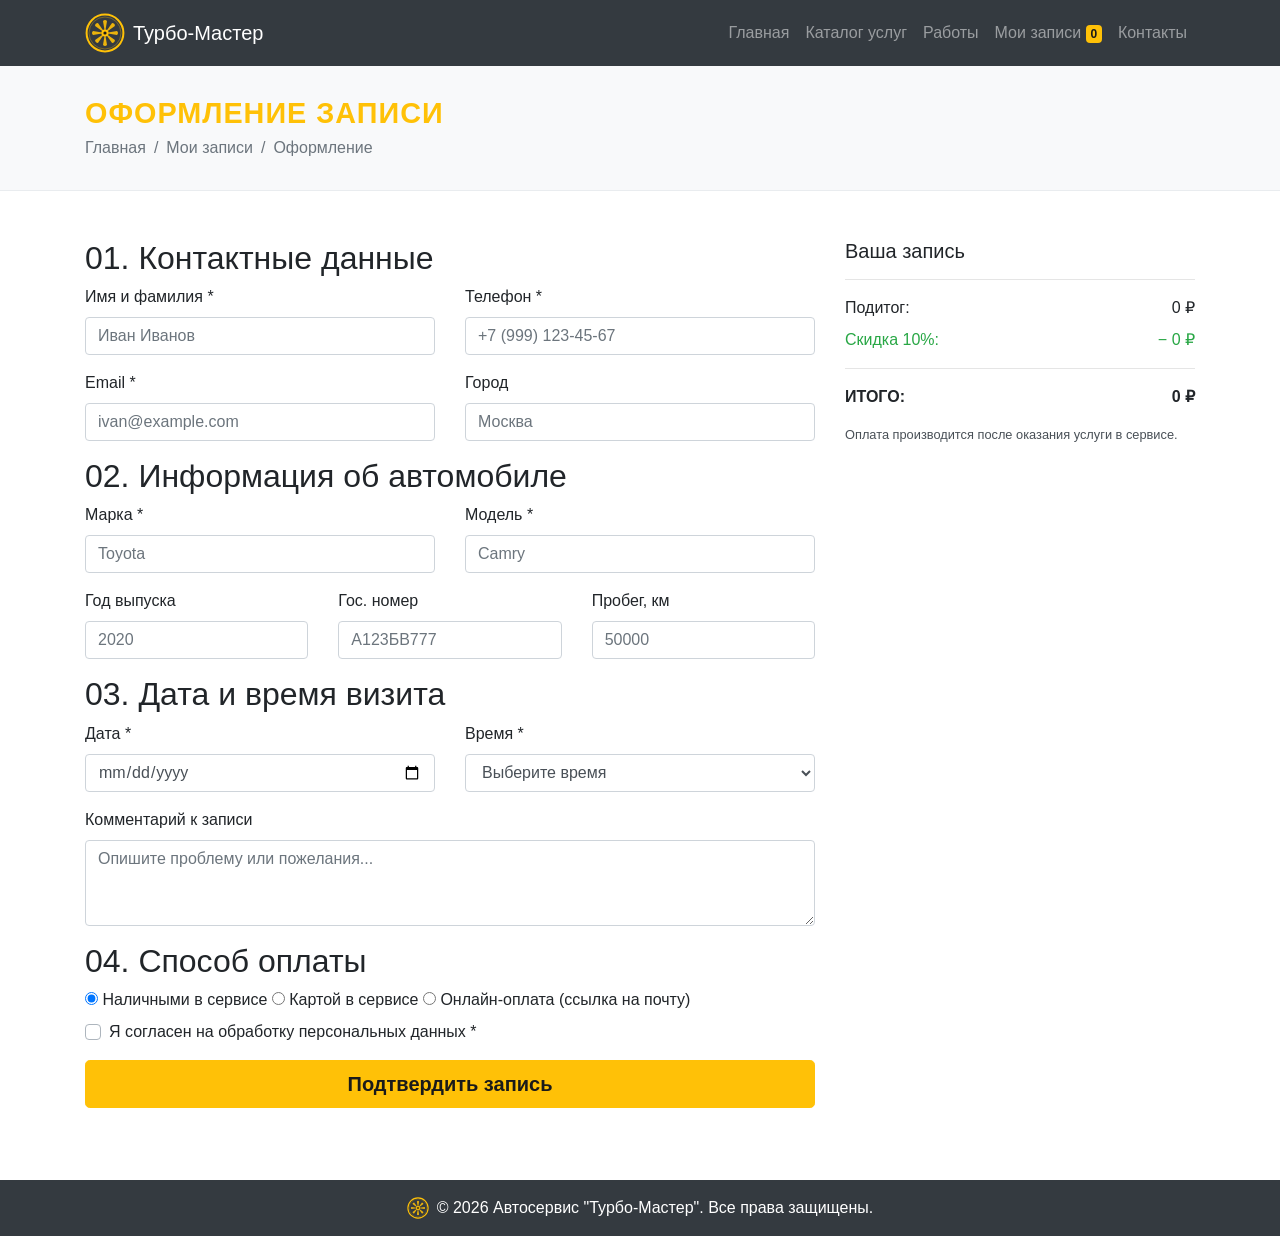
<file: checkout.html>
<!DOCTYPE html>
<html lang="ru">
<head>
    <meta charset="UTF-8">
    <meta name="viewport" content="width=device-width, initial-scale=1.0">
    <meta name="description" content="Оформление записи в автосервис Турбо-Мастер. Заполните контактные данные и подтвердите запись.">
    <meta name="keywords" content="оформление записи, автосервис, запись онлайн">
    <meta name="author" content="Студент">
    <title>Оформление записи — Турбо-Мастер</title>
    <link rel="stylesheet" href="https://cdn.jsdelivr.net/npm/bootstrap@4.6.2/dist/css/bootstrap.min.css">
    <link rel="stylesheet" href="style.css">
</head>
<body>

    <!-- Навигация -->
    <nav class="navbar navbar-expand-lg navbar-dark bg-dark sticky-top">
        <div class="container">
            <a class="navbar-brand d-flex align-items-center" href="index.html" aria-label="Турбо-Мастер — на главную">
                <svg class="turbine-svg" aria-hidden="true" viewBox="0 0 100 100" xmlns="http://www.w3.org/2000/svg">
                    <circle cx="50" cy="50" r="46" fill="none" stroke="currentColor" stroke-width="5"/>
                    <circle cx="50" cy="50" r="40" fill="none" stroke="currentColor" stroke-width="1.5" opacity="0.55"/>
                    <path d="M50,50 L45,20 Q50,15 55,20 Z" fill="currentColor" opacity="0.9" transform="rotate(0 50 50)"/>
                    <path d="M50,50 L45,20 Q50,15 55,20 Z" fill="currentColor" opacity="0.9" transform="rotate(45 50 50)"/>
                    <path d="M50,50 L45,20 Q50,15 55,20 Z" fill="currentColor" opacity="0.9" transform="rotate(90 50 50)"/>
                    <path d="M50,50 L45,20 Q50,15 55,20 Z" fill="currentColor" opacity="0.9" transform="rotate(135 50 50)"/>
                    <path d="M50,50 L45,20 Q50,15 55,20 Z" fill="currentColor" opacity="0.9" transform="rotate(180 50 50)"/>
                    <path d="M50,50 L45,20 Q50,15 55,20 Z" fill="currentColor" opacity="0.9" transform="rotate(225 50 50)"/>
                    <path d="M50,50 L45,20 Q50,15 55,20 Z" fill="currentColor" opacity="0.9" transform="rotate(270 50 50)"/>
                    <path d="M50,50 L45,20 Q50,15 55,20 Z" fill="currentColor" opacity="0.9" transform="rotate(315 50 50)"/>
                    <circle cx="50" cy="50" r="9" fill="currentColor"/>
                    <circle cx="50" cy="50" r="4" fill="#1a1a1a"/>
                </svg>
                <span class="ml-2">Турбо-Мастер</span>
            </a>
            <button class="navbar-toggler" type="button" data-toggle="collapse" data-target="#navbarNav" aria-label="Открыть меню">
                <span class="navbar-toggler-icon"></span>
            </button>
            <div class="collapse navbar-collapse" id="navbarNav">
                <ul class="navbar-nav ml-auto">
                    <li class="nav-item"><a class="nav-link" href="index.html">Главная</a></li>
                    <li class="nav-item"><a class="nav-link" href="catalog.html">Каталог услуг</a></li>
                    <li class="nav-item"><a class="nav-link" href="index.html#gallery">Работы</a></li>
                    <li class="nav-item"><a class="nav-link" href="cart.html">Мои записи <span class="badge badge-warning cart-count">0</span></a></li>
                    <li class="nav-item"><a class="nav-link" href="index.html#contacts">Контакты</a></li>
                </ul>
            </div>
        </div>
    </nav>

    <!-- Заголовок -->
    <section class="page-header">
        <div class="container">
            <h1 class="page-title">Оформление записи</h1>
            <nav aria-label="breadcrumb">
                <ol class="breadcrumb bg-transparent p-0 mb-0">
                    <li class="breadcrumb-item"><a href="index.html">Главная</a></li>
                    <li class="breadcrumb-item"><a href="cart.html">Мои записи</a></li>
                    <li class="breadcrumb-item active" aria-current="page">Оформление</li>
                </ol>
            </nav>
        </div>
    </section>

    <!-- Оформление -->
    <section class="checkout-section py-5">
        <div class="container">
            <div class="row">

                <!-- Форма -->
                <div class="col-lg-8 mb-4">
                    <form id="checkoutForm">

                        <!-- Шаг 1. Контактные данные -->
                        <div class="checkout-step">
                            <h2 class="checkout-step-title"><span>01.</span> Контактные данные</h2>
                            <div class="row">
                                <div class="col-md-6 mb-3">
                                    <label for="coName">Имя и фамилия *</label>
                                    <input type="text" id="coName" class="form-control" placeholder="Иван Иванов" required minlength="2">
                                </div>
                                <div class="col-md-6 mb-3">
                                    <label for="coPhone">Телефон *</label>
                                    <input type="tel" id="coPhone" class="form-control" placeholder="+7 (999) 123-45-67"
                                           pattern="^\+7\s?\(?\d{3}\)?\s?\d{3}-?\d{2}-?\d{2}$" required>
                                </div>
                                <div class="col-md-6 mb-3">
                                    <label for="coEmail">Email *</label>
                                    <input type="email" id="coEmail" class="form-control" placeholder="ivan@example.com" required>
                                </div>
                                <div class="col-md-6 mb-3">
                                    <label for="coCity">Город</label>
                                    <input type="text" id="coCity" class="form-control" placeholder="Москва">
                                </div>
                            </div>
                        </div>

                        <!-- Шаг 2. Информация об авто -->
                        <div class="checkout-step">
                            <h2 class="checkout-step-title"><span>02.</span> Информация об автомобиле</h2>
                            <div class="row">
                                <div class="col-md-6 mb-3">
                                    <label for="coBrand">Марка *</label>
                                    <input type="text" id="coBrand" class="form-control" placeholder="Toyota" required>
                                </div>
                                <div class="col-md-6 mb-3">
                                    <label for="coModel">Модель *</label>
                                    <input type="text" id="coModel" class="form-control" placeholder="Camry" required>
                                </div>
                                <div class="col-md-4 mb-3">
                                    <label for="coYear">Год выпуска</label>
                                    <input type="number" id="coYear" class="form-control" placeholder="2020" min="1950" max="2026">
                                </div>
                                <div class="col-md-4 mb-3">
                                    <label for="coPlate">Гос. номер</label>
                                    <input type="text" id="coPlate" class="form-control" placeholder="А123БВ777">
                                </div>
                                <div class="col-md-4 mb-3">
                                    <label for="coMileage">Пробег, км</label>
                                    <input type="number" id="coMileage" class="form-control" placeholder="50000" min="0">
                                </div>
                            </div>
                        </div>

                        <!-- Шаг 3. Дата и время -->
                        <div class="checkout-step">
                            <h2 class="checkout-step-title"><span>03.</span> Дата и время визита</h2>
                            <div class="row">
                                <div class="col-md-6 mb-3">
                                    <label for="coDate">Дата *</label>
                                    <input type="date" id="coDate" class="form-control" required>
                                </div>
                                <div class="col-md-6 mb-3">
                                    <label for="coTime">Время *</label>
                                    <select id="coTime" class="form-control" required>
                                        <option value="">Выберите время</option>
                                        <option>09:00</option>
                                        <option>10:00</option>
                                        <option>11:00</option>
                                        <option>13:00</option>
                                        <option>15:00</option>
                                        <option>17:00</option>
                                        <option>19:00</option>
                                    </select>
                                </div>
                                <div class="col-12 mb-3">
                                    <label for="coComment">Комментарий к записи</label>
                                    <textarea id="coComment" class="form-control" rows="3" placeholder="Опишите проблему или пожелания..."></textarea>
                                </div>
                            </div>
                        </div>

                        <!-- Шаг 4. Способ оплаты -->
                        <div class="checkout-step">
                            <h2 class="checkout-step-title"><span>04.</span> Способ оплаты</h2>
                            <div class="payment-options">
                                <label class="payment-option">
                                    <input type="radio" name="payment" value="cash" checked>
                                    <span>Наличными в сервисе</span>
                                </label>
                                <label class="payment-option">
                                    <input type="radio" name="payment" value="card">
                                    <span>Картой в сервисе</span>
                                </label>
                                <label class="payment-option">
                                    <input type="radio" name="payment" value="online">
                                    <span>Онлайн-оплата (ссылка на почту)</span>
                                </label>
                            </div>
                        </div>

                        <!-- Шаг 5. Согласие и кнопка -->
                        <div class="checkout-step mb-0">
                            <div class="custom-control custom-checkbox mb-3">
                                <input type="checkbox" class="custom-control-input" id="coAgree" required>
                                <label class="custom-control-label" for="coAgree">
                                    Я согласен на обработку персональных данных *
                                </label>
                            </div>
                            <button type="submit" class="btn btn-warning btn-lg btn-block">
                                Подтвердить запись
                            </button>
                        </div>

                    </form>
                </div>

                <!-- Резюме -->
                <div class="col-lg-4">
                    <div class="checkout-summary">
                        <h3 class="h5 mb-3">Ваша запись</h3>
                        <div id="checkoutSummaryList">
                            <!-- JS заполнит -->
                        </div>
                        <hr>
                        <div class="d-flex justify-content-between mb-2">
                            <span>Подитог:</span>
                            <span id="checkoutSubtotal">0 ₽</span>
                        </div>
                        <div class="d-flex justify-content-between mb-2 text-success">
                            <span>Скидка 10%:</span>
                            <span id="checkoutDiscount">− 0 ₽</span>
                        </div>
                        <hr>
                        <div class="d-flex justify-content-between mb-3">
                            <strong>ИТОГО:</strong>
                            <strong class="cart-total" id="checkoutTotal">0 ₽</strong>
                        </div>
                        <p class="text-muted small mb-0">
                            Оплата производится после оказания услуги в сервисе.
                        </p>
                    </div>
                </div>
            </div>
        </div>
    </section>

    <!-- Модалка "Спасибо" -->
    <div class="modal fade" id="thanksModal" tabindex="-1" role="dialog" aria-hidden="true">
        <div class="modal-dialog modal-dialog-centered" role="document">
            <div class="modal-content text-center p-4">
                <div class="modal-body">
                    <svg width="64" height="64" viewBox="0 0 24 24" fill="none" stroke="#28a745" stroke-width="2" class="mb-3">
                        <circle cx="12" cy="12" r="10"/>
                        <path d="M9 12l2 2 4-4"/>
                    </svg>
                    <h3 class="h4 mb-2">Запись оформлена!</h3>
                    <p class="text-muted mb-3">Мы позвоним вам в течение 15 минут для подтверждения.</p>
                    <a href="index.html" class="btn btn-warning">На главную</a>
                </div>
            </div>
        </div>
    </div>

    <!-- Подвал -->
    <footer class="bg-dark text-white text-center py-3">
        <p class="mb-0 d-flex justify-content-center align-items-center">
            <svg class="turbine-svg turbine-svg-sm" aria-hidden="true" viewBox="0 0 100 100" xmlns="http://www.w3.org/2000/svg">
                <circle cx="50" cy="50" r="46" fill="none" stroke="currentColor" stroke-width="5"/>
                <circle cx="50" cy="50" r="40" fill="none" stroke="currentColor" stroke-width="1.5" opacity="0.55"/>
                <path d="M50,50 L45,20 Q50,15 55,20 Z" fill="currentColor" opacity="0.9" transform="rotate(0 50 50)"/>
                <path d="M50,50 L45,20 Q50,15 55,20 Z" fill="currentColor" opacity="0.9" transform="rotate(45 50 50)"/>
                <path d="M50,50 L45,20 Q50,15 55,20 Z" fill="currentColor" opacity="0.9" transform="rotate(90 50 50)"/>
                <path d="M50,50 L45,20 Q50,15 55,20 Z" fill="currentColor" opacity="0.9" transform="rotate(135 50 50)"/>
                <path d="M50,50 L45,20 Q50,15 55,20 Z" fill="currentColor" opacity="0.9" transform="rotate(180 50 50)"/>
                <path d="M50,50 L45,20 Q50,15 55,20 Z" fill="currentColor" opacity="0.9" transform="rotate(225 50 50)"/>
                <path d="M50,50 L45,20 Q50,15 55,20 Z" fill="currentColor" opacity="0.9" transform="rotate(270 50 50)"/>
                <path d="M50,50 L45,20 Q50,15 55,20 Z" fill="currentColor" opacity="0.9" transform="rotate(315 50 50)"/>
                <circle cx="50" cy="50" r="9" fill="currentColor"/>
                <circle cx="50" cy="50" r="4" fill="#1a1a1a"/>
            </svg>
            <span class="ml-2">&copy; 2026 Автосервис "Турбо-Мастер". Все права защищены.</span>
        </p>
    </footer>

    <script src="https://code.jquery.com/jquery-3.5.1.slim.min.js"></script>
    <script src="https://cdn.jsdelivr.net/npm/bootstrap@4.6.2/dist/js/bootstrap.bundle.min.js"></script>
    <script src="cart.js"></script>
</body>
</html>
</file>
<file: style.css>
/* ============================================ */
/* Пункт 5.1: Трансформация                     */
/* ============================================ */
.hover-scale {
    transition: transform 0.4s ease-in-out;
}
.hover-scale:hover {
    transform: scale(1.05);
}

/* Пункт 5.2: Поворот элемента */
.hover-rotate {
    transition: transform 0.6s cubic-bezier(0.68, -0.55, 0.27, 1.55);
}
.hover-rotate:hover {
    transform: rotate(360deg) scale(1.1);
}

/* ============================================ */
/* Базовые стили                                */
/* ============================================ */
body {
    font-family: 'Arial', sans-serif;
}

.jumbotron {
    background: linear-gradient(rgba(0,0,0,0.65), rgba(0,0,0,0.65)), #343a40;
    border-radius: 0;
}
.jumbotron .lead {
    text-shadow: 0 1px 2px rgba(0,0,0,0.5);
}

.card {
    transition: all 0.3s ease;
}
.card:hover {
    transform: translateY(-5px);
    box-shadow: 0 10px 20px rgba(0,0,0,0.1) !important;
}

.text-muted {
    color: #495057 !important;
}

.btn-warning {
    transition: transform 0.3s ease, box-shadow 0.3s ease;
    color: #1a1a1a;
    font-weight: 600;
}
.btn-warning:hover {
    transform: translateY(-3px) scale(1.05);
    box-shadow: 0 5px 15px rgba(255, 193, 7, 0.4);
    color: #000;
}

/* ============================================ */
/* 🌀 SVG-ТУРБИНА                               */
/* ============================================ */
.turbine-svg {
    width: 40px;
    height: 40px;
    color: #ffc107;
    display: inline-block;
    vertical-align: middle;
    animation: turbineSpin 4s linear infinite;
    transition: color 0.3s ease;
    flex-shrink: 0;
}

.turbine-svg.turbine-svg-sm {
    width: 22px !important;
    height: 22px !important;
    animation-duration: 6s;
    margin: 0;
}

.navbar-brand:hover .turbine-svg {
    color: #ffffff;
    animation-duration: 0.7s;
}

@keyframes turbineSpin {
    from { transform: rotate(0deg); }
    to   { transform: rotate(360deg); }
}

/* ============================================ */
/* Галерея работ (главная)                      */
/* ============================================ */
.work-card {
    cursor: pointer;
    overflow: hidden;
    transition: transform 0.3s ease, box-shadow 0.3s ease;
}
.work-card:hover {
    transform: translateY(-5px);
    box-shadow: 0 10px 25px rgba(0, 0, 0, 0.15);
}
.work-card .card-img-top {
    width: 100%;
    height: 220px;
    object-fit: cover;
    display: block;
    transition: transform 0.5s ease;
}
.work-card:hover .card-img-top {
    transform: scale(1.08);
}
.work-card .card-body { padding: 1rem; }
.work-card .card-title {
    font-size: 1.1rem;
    font-weight: 600;
    margin-bottom: 0.3rem;
}

@keyframes fadeInUp {
    from { opacity: 0; transform: translateY(30px); }
    to   { opacity: 1; transform: translateY(0); }
}
.work-card { animation: fadeInUp 0.6s ease forwards; }

/* ============================================ */
/* 📦 СТРАНИЦА КАТАЛОГА                         */
/* ============================================ */
.page-header {
    background: #f8f9fa;
    padding: 30px 0;
    border-bottom: 1px solid #e9ecef;
}
.page-title {
    font-size: 1.8rem;
    font-weight: 700;
    color: #ffc107;
    margin-bottom: 5px;
    text-transform: uppercase;
    letter-spacing: 1px;
}
.breadcrumb-item a {
    color: #6c757d;
    text-decoration: none;
}
.breadcrumb-item a:hover { color: #ffc107; }

.filter-block {
    margin-bottom: 30px;
    padding-bottom: 20px;
    border-bottom: 1px solid #e9ecef;
}
.filter-title {
    font-size: 0.95rem;
    font-weight: 700;
    text-transform: uppercase;
    letter-spacing: 0.5px;
    margin-bottom: 15px;
    color: #1a1a1a;
    position: relative;
    padding-left: 15px;
}
.filter-title::before {
    content: '';
    position: absolute;
    left: 0;
    top: 2px;
    width: 4px;
    height: 16px;
    background: #ffc107;
    border-radius: 2px;
}
.filter-list {
    list-style: none;
    padding: 0;
    margin: 0;
}
.filter-list li { margin-bottom: 6px; }
.filter-list a {
    color: #495057;
    text-decoration: none;
    font-size: 0.9rem;
    display: block;
    padding: 4px 0;
    transition: color 0.2s ease, padding-left 0.2s ease;
}
.filter-list a:hover,
.filter-list a.active {
    color: #ffc107;
    padding-left: 6px;
    font-weight: 600;
}

.catalog-toolbar {
    border-bottom: 1px solid #e9ecef;
    padding-bottom: 15px;
}
.sort-select {
    width: auto;
    min-width: 180px;
}

.product-card {
    border: 1px solid #e9ecef;
    border-radius: 6px;
    overflow: hidden;
    transition: box-shadow 0.3s ease, transform 0.3s ease;
}
.product-card:hover {
    box-shadow: 0 10px 25px rgba(0, 0, 0, 0.08);
    transform: translateY(-3px);
}
.product-img-wrap {
    display: block;
    overflow: hidden;
    background: #f8f9fa;
}
.product-card .card-img-top {
    width: 100%;
    height: 220px;
    object-fit: cover;
    display: block;
    transition: transform 0.5s ease;
}
.product-card:hover .card-img-top {
    transform: scale(1.06);
}
.product-title {
    font-size: 0.95rem;
    font-weight: 600;
    text-transform: uppercase;
    letter-spacing: 0.3px;
    margin-bottom: 8px;
}
.product-title a {
    color: #1a1a1a;
    text-decoration: none;
    transition: color 0.2s ease;
}
.product-title a:hover { color: #ffc107; }
.product-price {
    color: #dc3545;
    font-weight: 700;
    font-size: 1.05rem;
    margin-bottom: 0;
}

.btn-outline-warning {
    color: #b8860b;
    border-color: #ffc107;
    transition: all 0.3s ease;
}
.btn-outline-warning:hover {
    background: #ffc107;
    color: #1a1a1a;
    font-weight: 600;
}

.features-bar { background: #1a1a1a !important; }
.feature-icon {
    width: 40px;
    height: 40px;
    color: #ffc107;
    display: block;
    margin: 0 auto;
}
.features-bar h3 { color: #ffffff; }
.features-bar .text-muted { color: #adb5bd !important; }

/* ============================================ */
/* 🛎️ СТРАНИЦА УСЛУГИ                          */
/* ============================================ */
#serviceBlock img {
    width: 100%;
    max-height: 500px;
    object-fit: cover;
    box-shadow: 0 10px 30px rgba(0,0,0,0.08);
    border-radius: 6px;
}
.service-title {
    font-size: 2rem;
    font-weight: 700;
    margin-bottom: 10px;
}
.service-price {
    font-size: 1.8rem;
    font-weight: 700;
    color: #dc3545;
    margin-bottom: 15px;
}

/* ============================================ */
/* 🛒 КОРЗИНА / МОИ ЗАПИСИ                     */
/* ============================================ */
.cart-table {
    background: #fff;
    border-radius: 6px;
    overflow: hidden;
}
.cart-table thead th {
    background: #f8f9fa;
    border-top: none;
    border-bottom: 2px solid #e9ecef;
    text-transform: uppercase;
    font-size: 0.8rem;
    letter-spacing: 0.5px;
    color: #6c757d;
    padding: 15px;
}
.cart-table td {
    vertical-align: middle;
    padding: 15px;
}
.cart-thumb {
    width: 70px;
    height: 50px;
    object-fit: cover;
    border-radius: 4px;
}
.cart-summary {
    background: #f8f9fa;
    border: 1px solid #e9ecef;
    border-radius: 6px;
    position: sticky;
    top: 100px;
}

.navbar .badge-warning {
    background: #ffc107;
    color: #1a1a1a;
    font-weight: 700;
}

/* ============================================ */
/* 🔔 TOAST-УВЕДОМЛЕНИЕ                         */
/* ============================================ */
.cart-toast {
    position: fixed;
    bottom: 30px;
    left: 50%;
    transform: translateX(-50%) translateY(100px);
    background: #1a1a1a;
    color: #fff;
    padding: 14px 24px;
    border-radius: 6px;
    font-size: 0.95rem;
    box-shadow: 0 8px 24px rgba(0,0,0,0.25);
    opacity: 0;
    transition: all 0.35s cubic-bezier(0.68, -0.55, 0.27, 1.55);
    z-index: 9999;
    pointer-events: none;
}
.cart-toast.show {
    opacity: 1;
    transform: translateX(-50%) translateY(0);
}

/* ============================================ */
/* 📝 ВАЛИДАЦИЯ ФОРМ                            */
/* ============================================ */
.form-control.is-invalid {
    border-color: #dc3545;
    box-shadow: 0 0 0 0.2rem rgba(220, 53, 69, 0.15);
}
.invalid-feedback {
    display: none;
    font-size: 0.85rem;
    color: #dc3545;
    margin-top: 4px;
}
.form-control.is-invalid ~ .invalid-feedback {
    display: block;
}

/* ============================================ */
/* 👤 СТРАНИЦА "О НАС"                          */
/* ============================================ */
.stat-number {
    font-size: 1.8rem;
    font-weight: 700;
    color: #ffc107;
    line-height: 1;
    margin-bottom: 5px;
}
.stat-label {
    font-size: 0.8rem;
    color: #6c757d;
    text-transform: uppercase;
    letter-spacing: 0.5px;
}
.author-avatar {
    width: 90px;
    height: 90px;
    border-radius: 50%;
    background: #ffc107;
    color: #1a1a1a;
    font-size: 2.5rem;
    font-weight: 700;
    display: flex;
    align-items: center;
    justify-content: center;
    box-shadow: 0 5px 15px rgba(255, 193, 7, 0.3);
}
.advantage-icon {
    width: 60px;
    height: 60px;
    border-radius: 50%;
    background: #fff3cd;
    display: flex;
    align-items: center;
    justify-content: center;
    color: #b8860b;
}
.advantage-icon svg {
    width: 28px;
    height: 28px;
}
.bg-dark a.text-white:hover {
    color: #ffc107 !important;
    text-decoration: none;
}

/* ============================================ */
/* 📱 HERO — заголовок под все экраны           */
/* ============================================ */

/* База — узкие телефоны (до 383px) */
.display-4 {
    font-size: 1.5rem !important;
    line-height: 1.25;
    overflow-wrap: break-word !important;
    word-wrap: break-word !important;
    hyphens: auto;
    white-space: normal !important;
}

.jumbotron {
    padding: 2rem 1rem;
}

/* Твой Samsung S25+ и похожие (384–479px) */
@media (min-width: 384px) {
    .display-4 { font-size: 1.65rem !important; }
}

/* Большие телефоны (480–767px) */
@media (min-width: 480px) {
    .display-4 { font-size: 2rem !important; }
    .jumbotron { padding: 3rem 1.5rem; }
}

/* Планшеты и десктоп (768px+) */
@media (min-width: 768px) {
    .display-4 { font-size: 3rem !important; }
    .jumbotron { padding: 4rem 2rem; }
}

/* Большие мониторы (992px+) */
@media (min-width: 992px) {
    .display-4 { font-size: 3.5rem !important; }
}

/* Совсем крошечные экраны (до 320px) */
@media (max-width: 320px) {
    .display-4 { font-size: 1.35rem !important; }
    .turbine-svg { width: 30px; height: 30px; }
}

@media (max-width: 767px) {
    .page-title { font-size: 1.4rem; }
    .catalog-sidebar { margin-bottom: 20px; }
    .product-card .card-img-top { height: 200px; }
    .work-card .card-img-top { height: 200px; }
    .service-title { font-size: 1.4rem; }
    .service-price { font-size: 1.4rem; }
    .checkout-summary { position: static; }
    .cart-thumb { width: 50px; height: 40px; }

    .cart-table thead { display: none; }
    .cart-table tbody tr {
        display: block;
        border-bottom: 1px solid #e9ecef;
        padding: 12px 0;
    }
    .cart-table tbody td {
        display: block;
        text-align: right !important;
        padding: 4px 0;
        border: none;
    }
    .cart-table tbody td:first-child {
        text-align: left !important;
    }
}

@media (min-width: 768px) {
    .display-4 { font-size: 3rem; }
}

@media (min-width: 1000px) {
    .container { max-width: 960px; }
}

@media (min-width: 1280px) {
    .container { max-width: 1140px; }
}
</file>
